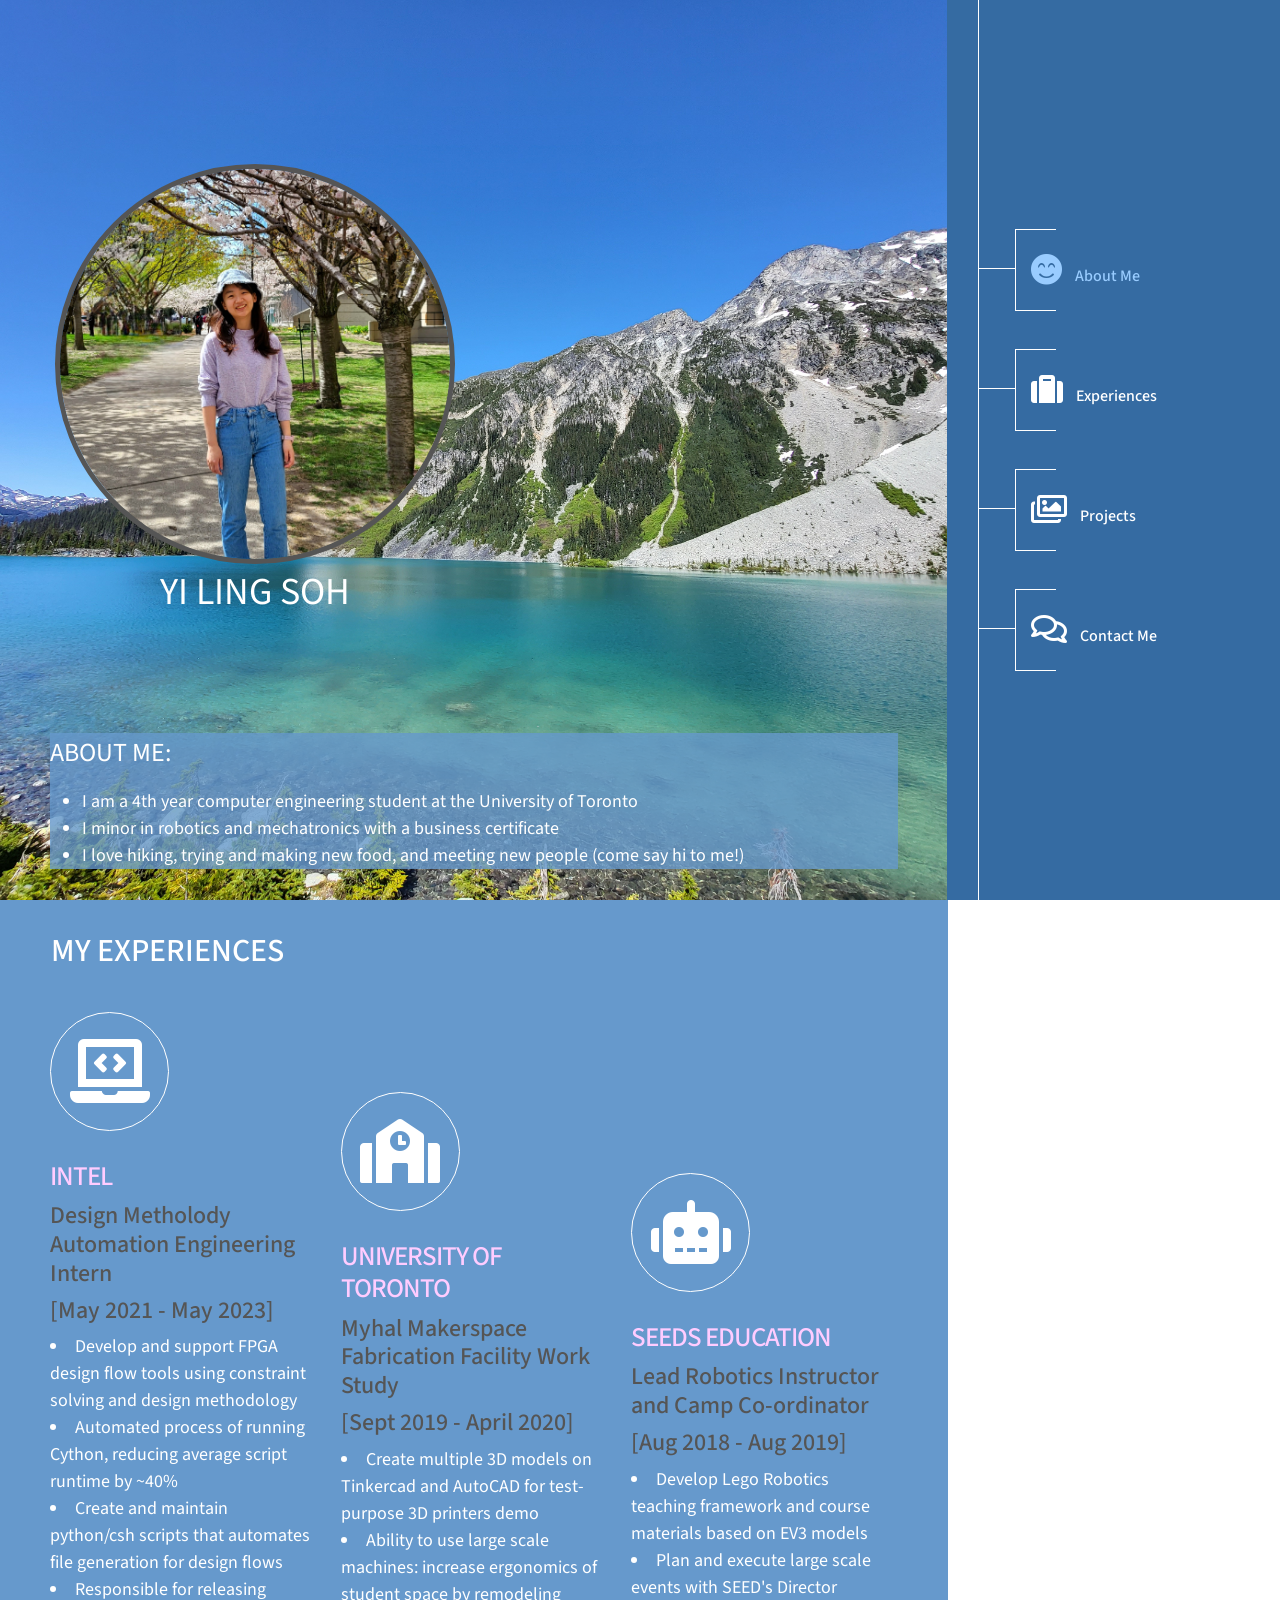
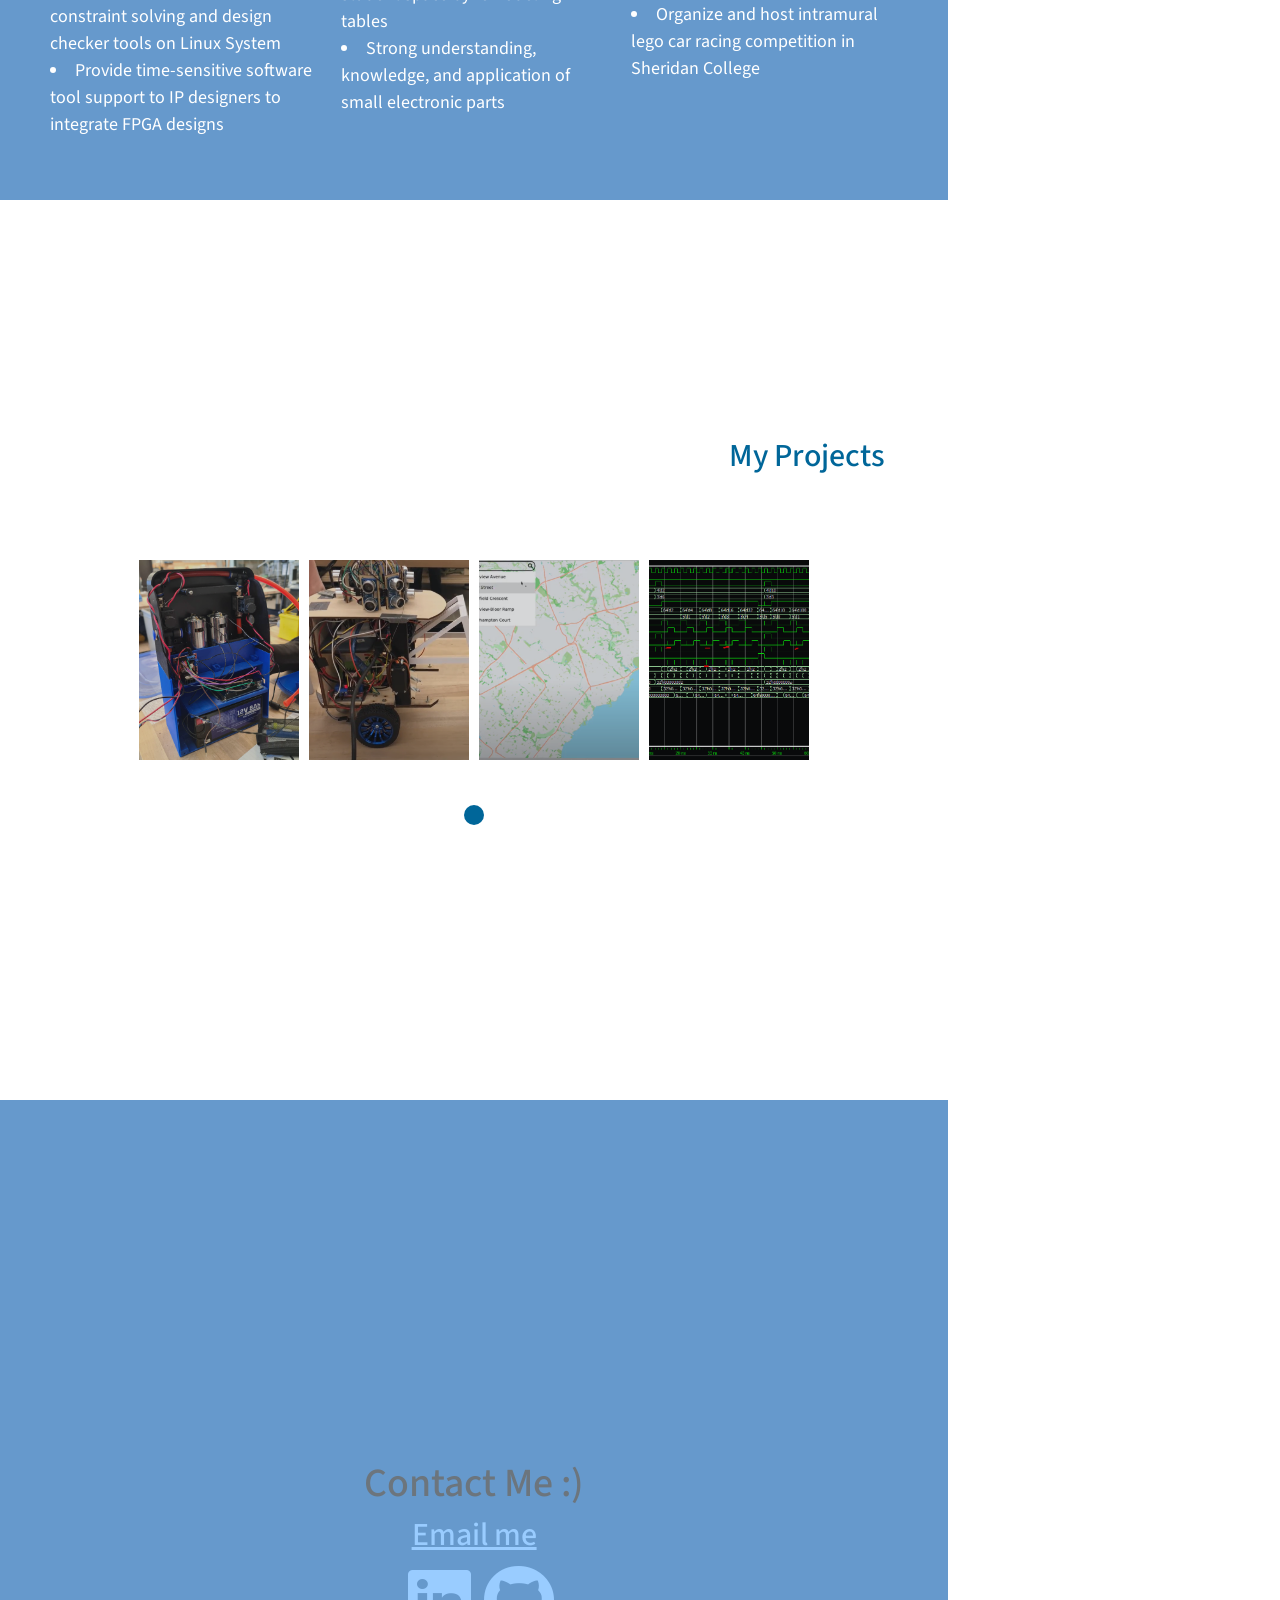
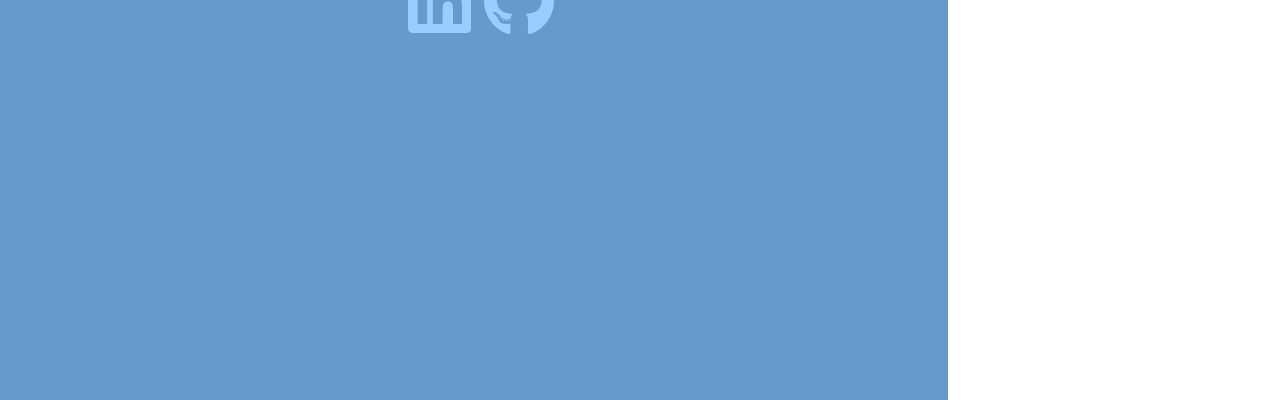
<file: index.html>
<!doctype html>
<html lang="en">
<head>
    <meta charset="utf-8" />
    <title>Simply Amazed HTML Template by Tooplate</title>
    <meta name="viewport" content="width=device-width, initial-scale=1">
    <link rel="preconnect" href="https://fonts.gstatic.com">
    <link href="https://fonts.googleapis.com/css2?family=Source+Sans+Pro:wght@300;400&display=swap" rel="stylesheet">
    <link rel="stylesheet" href="css/bootstrap.min.css" type="text/css" />
    <link rel="stylesheet" href="fontawesome/css/all.min.css" type="text/css" /> 
    <link rel="stylesheet" href="css/slick.css" type="text/css" />   
    <link rel="stylesheet" href="css/tooplate-simply-amazed.css" type="text/css" />
<!--

Tooplate 2123 Simply Amazed

https://www.tooplate.com/view/2123-simply-amazed

-->
</head>

<body>
    <div id="outer">
        <header class="header order-last" id="tm-header">
            <nav class="navbar">
                <div class="collapse navbar-collapse single-page-nav">
                    <ul class="navbar-nav">
                        <li class="nav-item">
                            <a class="nav-link" href="#section-1"><span class="icn"><i class="fas fa-2x fa-smile-beam"></i></span> About Me</a>
                        </li>
                        <li class="nav-item">
                            <a class="nav-link" href="#section-2"><span class="icn"><i class="fas fa-2x fa-solid fa-suitcase"></i></span> Experiences </a>
                        </li>
                        <li class="nav-item">
                            <a class="nav-link" href="#section-3"><span class="icn"><i class="far fa-2x fa-images"></i></span> Projects </a>
                        </li>
                        <li class="nav-item">
                            <a class="nav-link" href="#section-4"><span class="icn"><i class="far fa-2x fa-comments"></i></span> Contact Me</a>
                        </li>
                    </ul>
                </div>
            </nav>
        </header>
        
        <button class="navbar-button collapsed" type="button">
            <span class="menu_icon">
                <span class="icon-bar"></span>
                <span class="icon-bar"></span>
                <span class="icon-bar"></span>
            </span>
        </button>
        
        <main id="content-box" class="order-first">
            <div class="banner-section section parallax-window" data-parallax="scroll" data-image-src="img/section-1-bg.jpg" id="section-1">
                <div class="container">
                    <div class="item">
                        <div class="logo-fa" > <img class="circular--square" src="img/pp.jpg" /> <span id="larger" >Yi Ling Soh</span>
                        </div>
                            <div class="bg-blue-transparent abt-me"><p> <span style="font-size: 26px"> <strong>ABOUT ME:</strong> </span>
                                <ul>
                                    <li>I am a 4th year computer engineering student at the University of Toronto</li>
                                    <li>I minor in robotics and mechatronics with a business certificate</li>
                                    <li>I love hiking, trying and making new food, and meeting new people (come say hi to me!)</li>
                                </ul>
                            </p></div>
                        </div>
                    </div>
                </div>
        
            <section class="work-section section" id="section-2">
                <div class="container">
                    <div class="title">
                        <h2>MY EXPERIENCES</h2>
                    </div>
                    <div class="row">
                        <div class="item col-md-4">
                            <div class="tm-work-item-inner abt-me">
                                <div class="icn "><i class="fas fa-2x fa-sharp fa-laptop-code"></i></div>
                                <h3>intel</h3>
                                <h4>Design Metholody Automation Engineering Intern</h4>
                                <h4>[May 2021 - May 2023]</h4>
                                <p><li>Develop and support FPGA design flow tools using constraint solving and design methodology</li>
                                    <li>Automated process of running Cython, reducing average script runtime by ~40%</li>
                                    <li>Create and maintain python/csh scripts that automates file generation for design flows</li>
                                    <li>Responsible for releasing constraint solving and design checker tools on Linux System</li>
                                    <li>Provide time-sensitive software tool support to IP designers to integrate FPGA designs</li>
                                </p>
                            </div>                        
                        </div>
                        <div class="item col-md-4 one">
                            <div class="tm-work-item-inner abt-me">
                                <div class="icn"><i class="fas fa-2x fa-solid fa-school"></i></div>
                                <h3>University of toronto</h3>
                                <h4>Myhal Makerspace Fabrication Facility Work Study</h4>
                                <h4>[Sept 2019 - April 2020]</h4>
                                <p><li>Create multiple 3D models on Tinkercad and AutoCAD for test-purpose 3D printers demo </li>
                                <li>Ability to use large scale machines: increase ergonomics of student space by remodeling tables</li>
                                <li>Strong understanding, knowledge, and application of small electronic parts</li>
                                </p>
                            </div>
                        </div>
                        <div class="item col-md-4 two">
                            <div class="tm-work-item-inner abt-me">
                                <div class="icn"><i class="fas fa-2x fa-robot"></i></div>
                                <h3>seeds education</h3>
                                <h4>Lead Robotics Instructor and Camp Co-ordinator</h4>
                                <h4>[Aug 2018 - Aug 2019]</h4>
                                <p><li>Develop Lego Robotics teaching framework and course materials based on EV3 models</li>
                                    <li>Plan and execute large scale events with SEED's Director</li>
                                    <li>Organize and host intramural lego car racing competition in Sheridan College</li>
                                </p>
                            </div>
                        </div>
                    </div>
                    
                </div>
            </section>

            <section class="gallery-section section parallax-window" data-parallax="scroll" data-image-src="img/yellowBG.jpg" id="section-3">
                <div class="container">
                    <div class="title text-right">
                        <h2>My Projects</h2>
                    </div>
                    <div class="mx-auto gallery-slider">
                        <figure class="effect-julia item">
                            <img src="img/Capstone.png" alt="Image">
                            <figcaption>
                                <div>
                                    <p>Capstone - Design a NIEV device</p>
                                </div>
                                <a href="https://github.com/Yi-Ling-00/Capstone">Github Link</a>
                            </figcaption>
                        </figure>
                        <figure class="effect-julia item">
                            <img src="img/Robot.png" alt="Image">
                            <figcaption>
                                <div>
                                    <p>MIE 444 - Autonomous Rover</p>
                                </div>
                                <a href="https://github.com/Yi-Ling-00/MIE444">Github Link</a>
                            </figcaption>
                        </figure>
                        <figure class="effect-julia item">
                            <img src="img/Mapperino.png" alt="Image">
                            <figcaption>
                                <div>
                                    <p>ECE297 Map Implementation</p>
                                </div>
                                <a href="https://github.com/Yi-Ling-00/Mapperino">Github Link</a>
                            </figcaption>
                        </figure>
                        <figure class="effect-julia item">
                            <img src="img/ece342.png" alt="Image">
                            <figcaption>
                                <div>
                                    <p>ECE342 Implementing ALU and CPU</p>
                                </div>
                                <a href="https://github.com/Yi-Ling-00/ECE342/tree/main/lab5">Github Link</a>
                            </figcaption>
                        </figure>
                    </div>
                </div>
            </section>

            <section class="contact-section section" id="section-4">
                <h1>Contact Me :)</h1>
                <h2><a href=mailto:“ylsdot88@gmail.com”>Email me</a></h2>
                <div class="icons">
                        <div><a href="https://www.linkedin.com/in/yi-ling-soh-406903174/"> <i class="fab fa-brands fa-linkedin fa-4x fa-fw"></i></a></div>
                        <div><a href="https://github.com/Yi-Ling-00/"> <i class="fab fa-brands fa-github fa-4x"></i></a></div>
                </div>
            </section>
        </main>
    </div>
    <script src="js/jquery-3.3.1.min.js"></script>
    <script src="js/bootstrap.bundle.min.js"></script>
    <script src="js/jquery.singlePageNav.min.js"></script>
    <script src="js/slick.js"></script>
    <script src="js/parallax.min.js"></script>
    <script src="js/templatemo-script.js"></script>
</body>
</html>
</file>
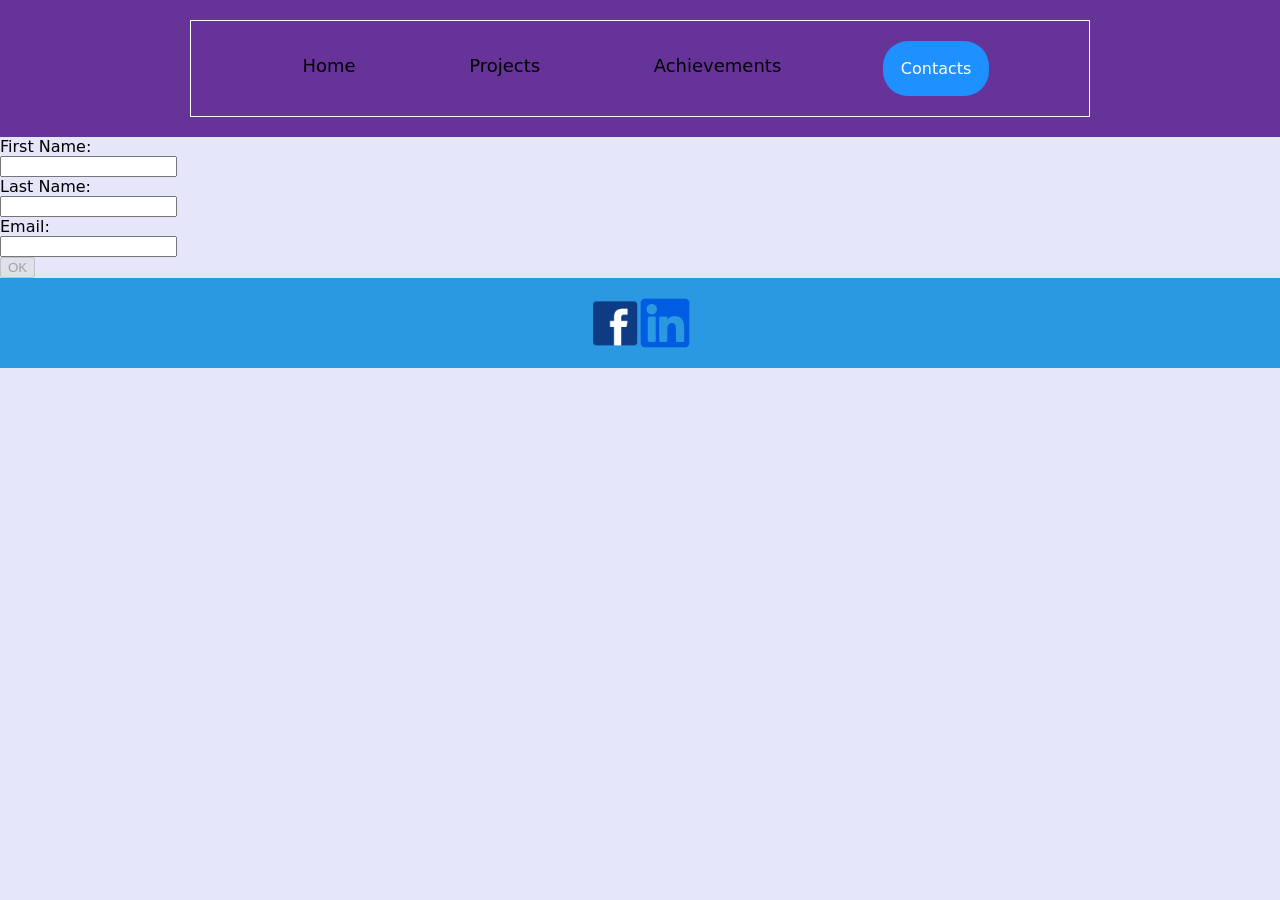
<file: contacts.htm>
﻿<html>

<head>
    <link rel="stylesheet" href="index.css">
</head>

<body>
    <div class="header-container">
        <div class="header">
            <a href="main.htm">Home</a>
            <a href="projects.htm"> Projects</a>
            <a href="achievements.htm"> Achievements</a>
            <span class="active" href="contacts.htm"> Contacts</span>
        </div>
    </div>
    <div class = "signUpForm">
    <form id="signUpForm">
           <p> First Name: </p>  <input type="fname" id="FirstNameField" required> </br>
           <p> Last Name: </p>  <input type="lname" id="LastNameField" required></br>
           <p> Email: </p> <input type="email" id="emailField" required> </br>
            <button id="okButton" disabled>OK</button>
          </form>
        </div>
          <script src= "js.js"></script>
                
</body>
<div class="block-two">
        <a href="https://www.facebook.com/soh.yiling.3">
            <img src="images/f-logo.png"class="logo" >
        </a>
        <a href="https://www.linkedin.com/in/yi-ling-soh-406903174">
            <img src="images/In-logo.png"class="logo">
        </a>
</div>
</html>
</file>
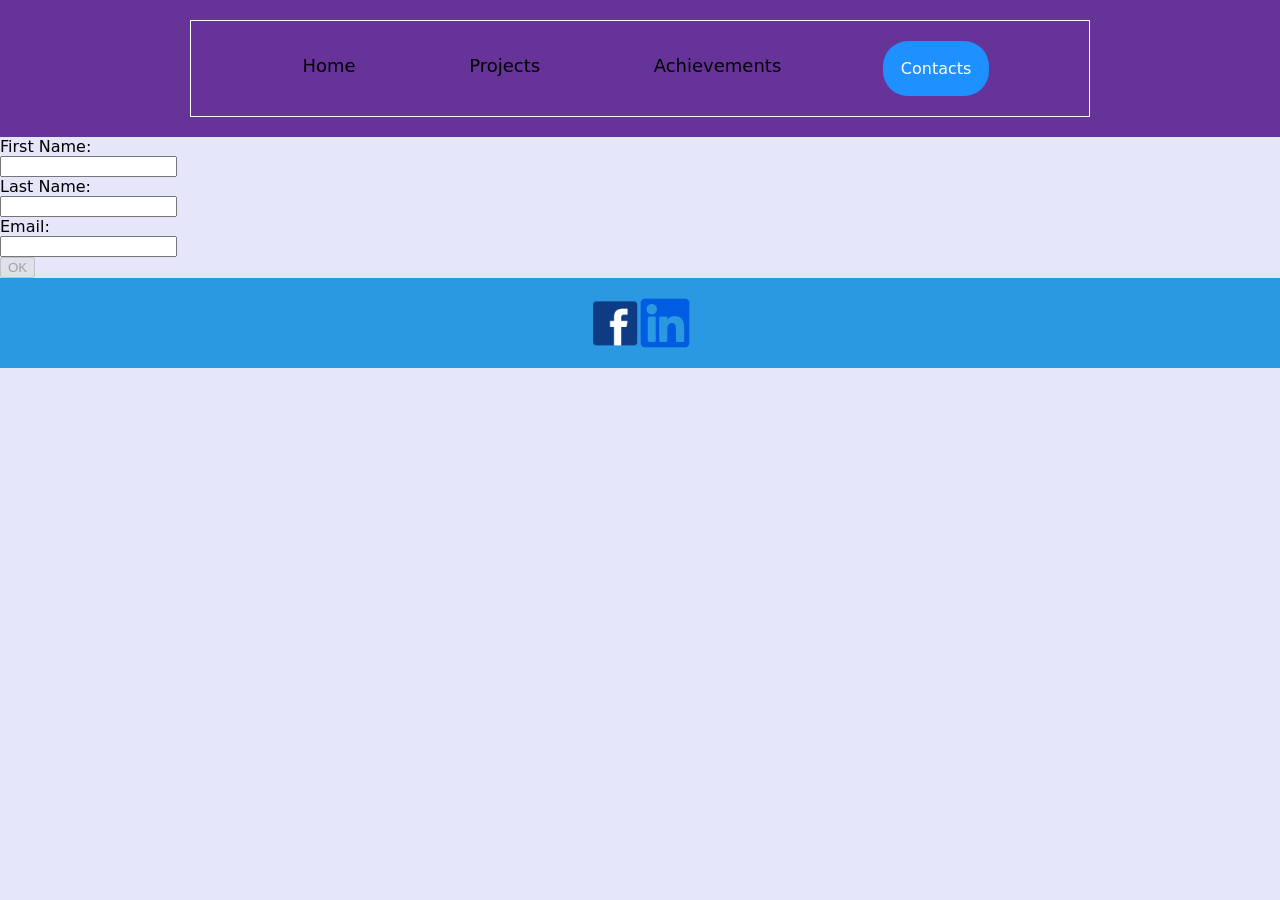
<file: contacts.html>
﻿<html>

<head>
    <link rel="stylesheet" href="styles.css">
</head>

<body>
    <div class="header-container">
        <div class="header">
            <a href="index.html">Home</a>
            <a href="projects.html"> Projects</a>
            <a href="achievements.html"> Achievements</a>
            <span class="active" href="contacts.html"> Contacts</span>
        </div>
    </div>
    <div class = "signUpForm">
    <form id="signUpForm">
           <p> First Name: </p>  <input type="fname" id="FirstNameField" required> </br>
           <p> Last Name: </p>  <input type="lname" id="LastNameField" required></br>
           <p> Email: </p> <input type="email" id="emailField" required> </br>
            <button id="okButton" disabled>OK</button>
          </form>
        </div>
          <script src= "js.js"></script>
                
</body>
<div class="block-two">
        <a href="https://www.facebook.com/soh.yiling.3">
            <img src="images/f-logo.png"class="logo" >
        </a>
        <a href="https://www.linkedin.com/in/yi-ling-soh-406903174">
            <img src="images/In-logo.png"class="logo">
        </a>
</div>
</html>
</file>
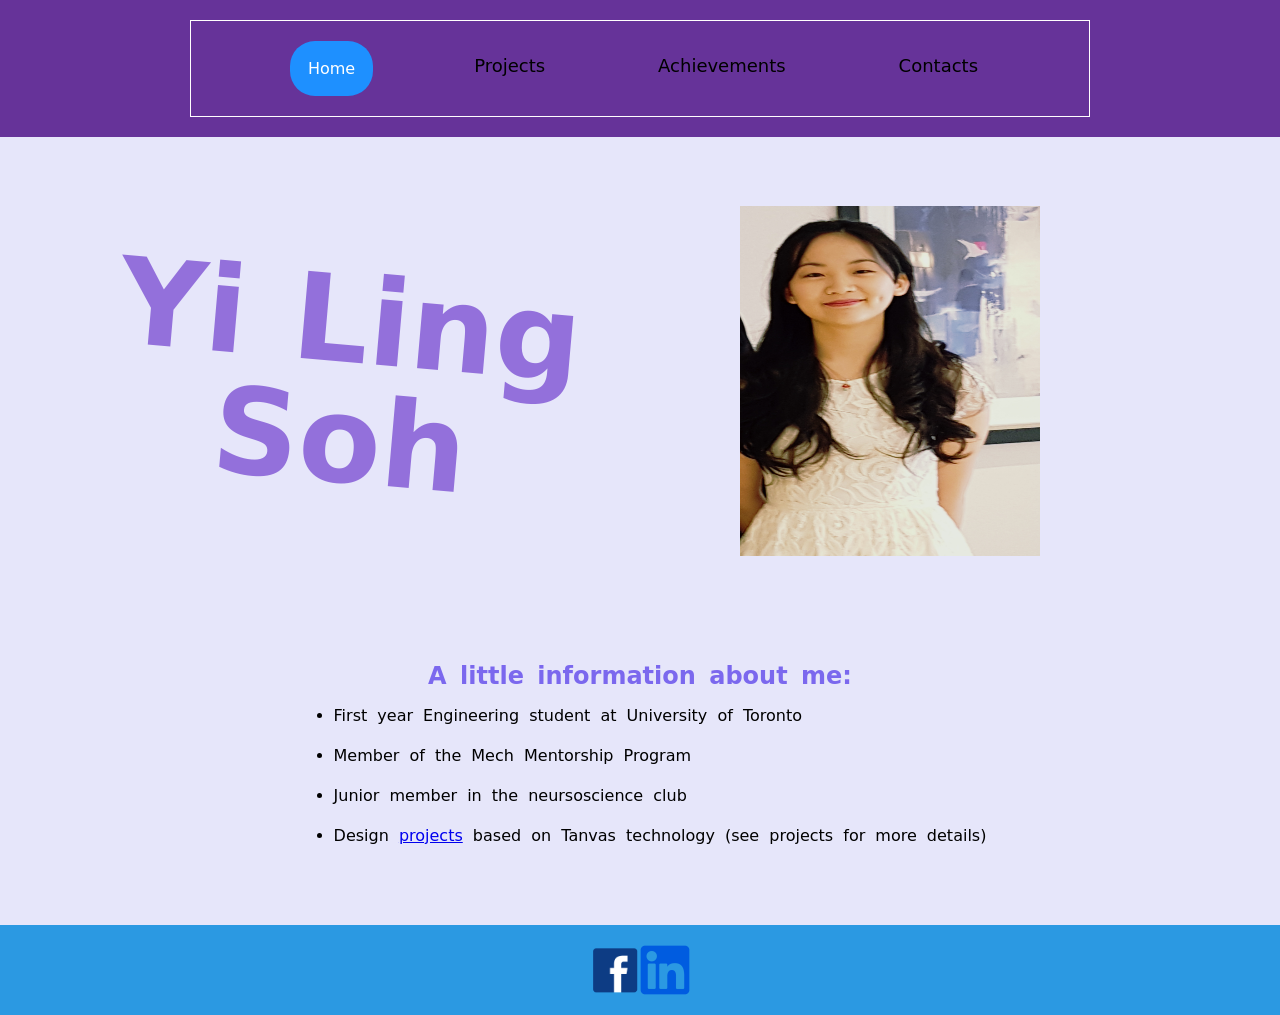
<file: main.htm>
﻿<html>
<head>
    <link rel="stylesheet" href="index.css">
</head>
<body>
    <div class="header-container">
        <div class="header">
            <div class="active" href="main.htm">Home</div>
            <a href="projects.htm"> Projects</a>
            <a href="achievements.htm"> Achievements</a>
            <a href="contacts.htm"> Contacts</a>
        </div>
    </div>
    </br>
    <div class="block-one">
        <div class="name">
            <h1>Yi Ling Soh </h1>
        </div>
        <div class="pic_1">
            <img src="images/pic_1.png" alt="Yi Ling's Pic">
        </div>
    </div>
    <div class="para-1">
        <h2> A little information about me: </h2>
        <ul>
            <li> First year Engineering student at University of Toronto
            <li> Member of the Mech Mentorship Program
            <li> Junior member in the neursoscience club
            <li> Design <a href="projects.htm"> projects</a> based on Tanvas technology (see projects for more
                details)</li>
        </ul>
    </div>
    </br>
    <div class="block-two">
            <a href="https://www.facebook.com/soh.yiling.3">
                <img src="images/f-logo.png"class="logo">
            </a>
            <a href="https://www.linkedin.com/in/yi-ling-soh-406903174">
                <img src="images/In-logo.png"class="logo">
            </a>
    </div>
</body>
</html>
</file>
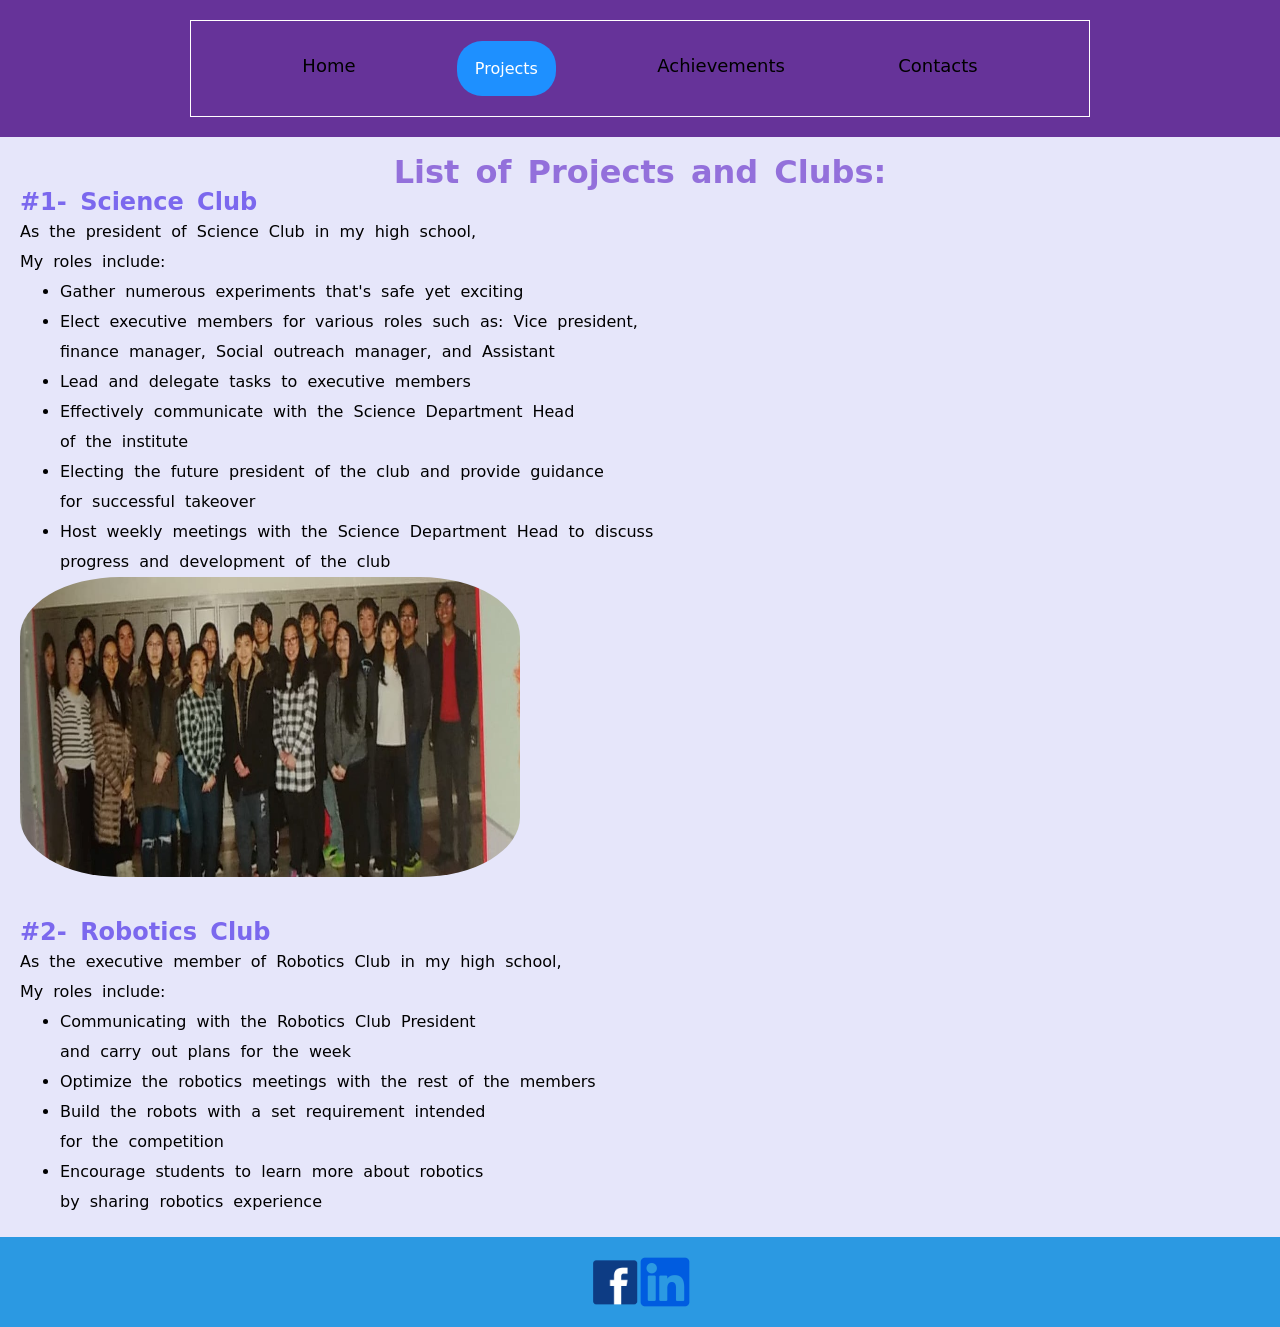
<file: projects.htm>
﻿<html>

<head>
    <link rel="stylesheet" href="index.css">
</head>

<body>
    <div class="header-container">
        <div class="header">
            <a href="main.htm">Home</a>
            <span class="active" href="projects.htm"> Projects</span>
            <a href="achievements.htm"> Achievements</a>
            <a href="contacts.htm"> Contacts</a>
        </div>
    </div>

    <div class="P-A1">
        <div class="P-A2">
            <h1>List of Projects and Clubs: </h1>
            <h2 id="Science Club"> #1- Science Club</h2>
            <p> As the president of Science Club in my high school, <br />
                My roles include: <br />
                <ul>
                    <li> Gather numerous experiments that's safe yet exciting</li>
                    <li> Elect executive members for various roles such as: Vice president,<br /> finance manager,
                        Social
                        outreach manager, and Assistant</li>
                    <li> Lead and delegate tasks to executive members</li> 
                    <li> Effectively communicate with the Science Department Head </li>of the institute
                    <li> Electing the future president of the club and provide guidance <br /> for successful takeover</li>
                    <li> Host weekly meetings with the Science Department Head to discuss <br /> progress and
                        development
                        of the club</li>
                </ul>
            </p>
        </div>
        <div class="group_pic2">
            <img src="images/group_pic2.jpg" alt="Group Picture">
        </div>
    </div>
  
    <div class="P-B1">
            <div class="P-B2">
        <h2 id="Robotics Club"> #2- Robotics Club </h2>
            <p> As the executive member of Robotics Club in my high school, <br />
                My roles include: <br />
        <ul>
            <li> Communicating with the Robotics Club President <br /> and carry out plans for the week</li>
            <li> Optimize the robotics meetings with the rest of the members</li>
            <li> Build the robots with a set requirement intended<br /> for the competition</li>
            <li> Encourage students to learn more about robotics<br /> by sharing robotics experience</li>
        </ul>
    </p>
    </div>
</div>

    <div class="block-two">
        <a href="https://www.facebook.com/soh.yiling.3">
            <img src="images/f-logo.png" class="logo">
        </a>
        <a href="https://www.linkedin.com/in/yi-ling-soh-406903174">
            <img src="images/In-logo.png" class="logo">
        </a>
    </div>
</body>
</html>
</file>
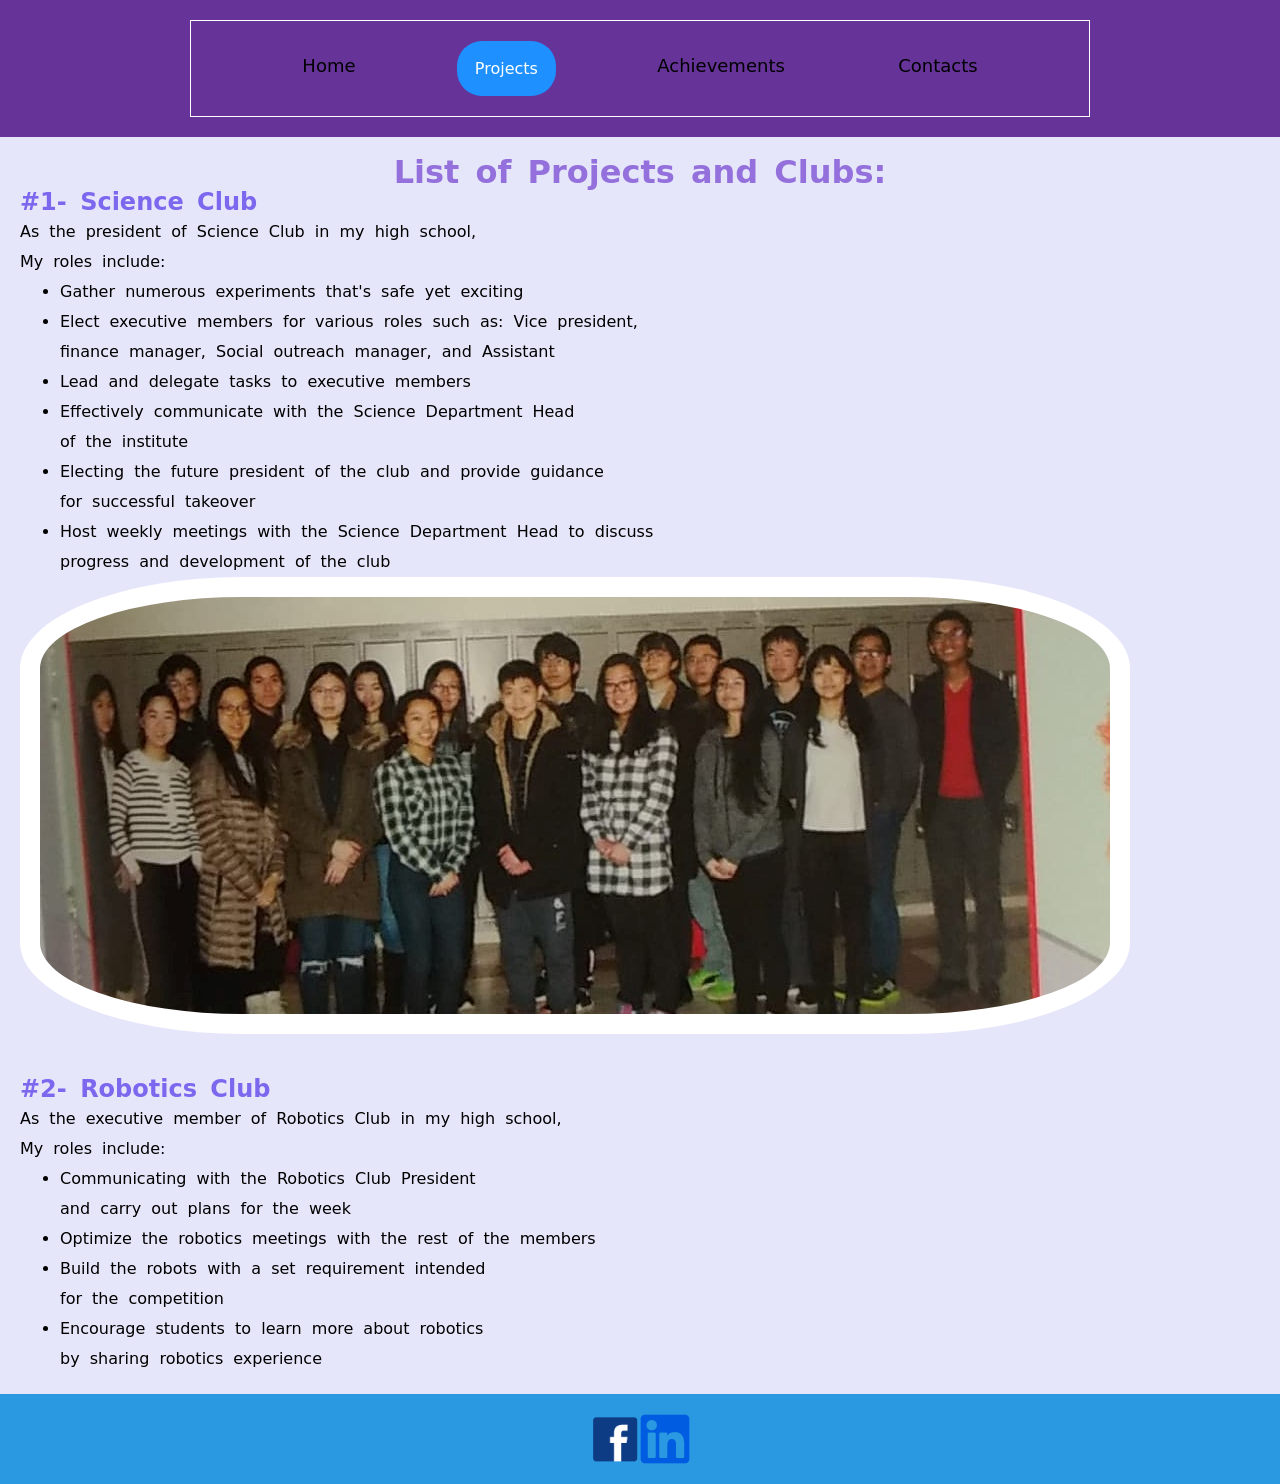
<file: projects.html>
﻿<html>

<head>
    <link rel="stylesheet" href="styles.css">
</head>

<body>
    <div class="header-container">
        <div class="header">
            <a href="index.html">Home</a>
            <span class="active" href="projects.html"> Projects</span>
            <a href="achievements.html"> Achievements</a>
            <a href="contacts.html"> Contacts</a>
        </div>
    </div>

    <div class="P-A1">
        <div class="P-A2">
            <h1>List of Projects and Clubs: </h1>
            <h2 id="Science Club"> #1- Science Club</h2>
            <p> As the president of Science Club in my high school, <br />
                My roles include: <br />
                <ul>
                    <li> Gather numerous experiments that's safe yet exciting</li>
                    <li> Elect executive members for various roles such as: Vice president,<br /> finance manager,
                        Social
                        outreach manager, and Assistant</li>
                    <li> Lead and delegate tasks to executive members</li> 
                    <li> Effectively communicate with the Science Department Head </li>of the institute
                    <li> Electing the future president of the club and provide guidance <br /> for successful takeover</li>
                    <li> Host weekly meetings with the Science Department Head to discuss <br /> progress and
                        development
                        of the club</li>
                </ul>
            </p>
        </div>
        <div class="group_pic2">
            <img src="images/group_pic2.jpg" alt="Group Picture">
        </div>
    </div>
  
    <div class="P-B1">
            <div class="P-B2">
        <h2 id="Robotics Club"> #2- Robotics Club </h2>
            <p> As the executive member of Robotics Club in my high school, <br />
                My roles include: <br />
        <ul>
            <li> Communicating with the Robotics Club President <br /> and carry out plans for the week</li>
            <li> Optimize the robotics meetings with the rest of the members</li>
            <li> Build the robots with a set requirement intended<br /> for the competition</li>
            <li> Encourage students to learn more about robotics<br /> by sharing robotics experience</li>
        </ul>
    </p>
    </div>
</div>

    <div class="block-two">
        <a href="https://www.facebook.com/soh.yiling.3">
            <img src="images/f-logo.png" class="logo">
        </a>
        <a href="https://www.linkedin.com/in/yi-ling-soh-406903174">
            <img src="images/In-logo.png" class="logo">
        </a>
    </div>
</body>
</html>
</file>
<file: css/tooplate-simply-amazed.css>
::after, ::before { line-height: normal; }

/* <<< Reset CSS >>> */
body {
  font-family: 'Source Sans Pro', sans-serif;
  font-size: 18px;
  color: #6c757d;
  line-height: 1.5;
  background-color: #fff;
  -webkit-font-smoothing: antialiased;
  -webkit-text-size-adjust: 100%;
}

ol:after,
ul:after {
  content: "";
  display: block;
  line-height: 0;
  clear: both;
  overflow: hidden;
  height: 0;
}

pre {
  border-left: 10px solid #ccc;
  max-width: 500px;
}

/* <<< Headings >>> */
h1 { font-size: 40px; }
h2 { font-size: 32px; }
h3 { font-size: 28px; }
h4 { font-size: 24px; }
h5 { font-size: 20px; }
h6 { font-size: 16px; }
p, .font-weight-light { font-weight: 300; }

/* <<< WP-Image Hack >>> */
img {
  border: 0;
  height: auto;
  max-width: 100%;
}


/* <<< anchor >>> */
a {
  color: #99ccff;
  -webkit-transition: all 0.3s ease-in-out;
  transition: all 0.3s ease-in-out;
}

a:hover {
  color: green;
  text-decoration: none;
}

a:focus {
  outline: 0;
  color: green;
}

/* <<< btn override >>> */
.btn {
  white-space: normal;
  cursor: pointer;
  font-size: 18px;
  padding: 12px 35px;
  border-radius: 0;
}

/* <<< btn-primary >>> */
.btn-primary {
  color: #fff;
  background-color: #356ba2;
  border-color: transparent;
}

.btn-primary.active, .btn-primary:active, .btn-primary.focus, .btn-primary:focus, .btn-primary.active.focus, .btn-primary.active:focus, .btn-primary.active:hover, .btn-primary:active.focus, .btn-primary:active:focus, .btn-primary:active:hover, .btn-primary:hover {
  color: #fff;
  background-color: #99ccff;
  border-color: transparent;
  -webkit-box-shadow: none;
  box-shadow: none;
}

.btn-primary:not(:disabled):not(.disabled).active, .btn-primary:not(:disabled):not(.disabled):active {
  background-color: #99ccff;
  border-color: transparent;
  -webkit-box-shadow: none;
  box-shadow: none;
}

.btn-primary:not(:disabled):not(.disabled).active:focus, .btn-primary:not(:disabled):not(.disabled):active:focus {
  -webkit-box-shadow: none;
  box-shadow: none;
}

.form-control {
  width: 100%;
  -webkit-appearance: none;
  -moz-appearance: none;
  appearance: none;
  border-radius: 0;
  -webkit-background-clip: padding-box;
  height: 50px;
  background-color: transparent;
  border: 0;
  border-bottom: 1px solid #fff;
  font-size: 18px;
  color: #fff;
  padding-left: 15px;
  padding-right: 15px;
}

.form-control::-webkit-input-placeholder { color: white; }
.form-control:-moz-placeholder { color: white; }
.form-control::-moz-placeholder { color: white; }
.form-control:-ms-input-placeholder { color: white; }

.form-control:focus {
  border-bottom: 1px solid #356ba2;
  outline: 0;
  -webkit-box-shadow: none;
  box-shadow: none;
  background-color: transparent;
  color: #fff;
}

textarea.form-control {
  min-height: 150px;
  padding: 10px 10px 10px 10px;
}

/* <<< Global >>> */
.container { max-width: 1150px; }
.container-2 { max-width: 1250px; }

/* <<< outer >>> */
#outer {
  position: relative;
  width: 100%;
  min-height: 100%;
  display: -webkit-box;
  display: -ms-flexbox;
  display: flex;
  -ms-flex-wrap: wrap;
      flex-wrap: wrap;
}

@media (max-width: 991px) {
  #outer { display: block; }
}

/* <<< Header >>> */
.header {
  position: fixed;
  right: 0;
  width: 26%;
  height: 100%;
  background-color: #356ba2;
  overflow-y: auto;
  z-index: 1;
  display: -webkit-box;
  display: -ms-flexbox;
  display: flex;
  -webkit-box-orient: vertical;
  -webkit-box-direction: normal;
}

@media (max-width: 991px) {
  .header {
    position: fixed;
    right: -100%;
    top: 0;
    bottom: 0;
    width: 300px;
    -webkit-transition: all 0.5s ease-in-out;
    transition: all 0.5s ease-in-out;
    display: -webkit-box;
    display: -ms-flexbox;
    display: flex;
  }
}

@media (max-width: 575px) {
  .header { width: 100%; }
}

.header.open { right: 0; }
.design { color: #fff; }

.design a {
  color: #fff;
  text-decoration: none;
}

.design a:hover { color: #99ccff; }

/* <<< Mobile Menu button >>> */
.navbar-button {
  width: 50px;
  height: 47px;  
  padding: 0;
  margin: 0;
  outline: 0;
  border: 0;
  z-index: 9;
  -webkit-box-shadow: none;
  box-shadow: none;
  position: fixed;
  top: 0px;
  right: 0px;
  background-color: #fff;
  padding: 10px;
  border-radius: 0;
  display: none;
  -webkit-box-shadow: 0px 5px 10px 0px rgba(50, 50, 50, 0.3);
  box-shadow: 0px 5px 10px 0px rgba(50, 50, 50, 0.3);
}

@media (max-width: 991px) {
  .navbar-button {
    display: flex;
    align-items: center;
    justify-content: center;
  }
}

.navbar-button:focus {
  border: 0;
  outline: 0;
  -webkit-box-shadow: 0px 5px 10px 0px rgba(50, 50, 50, 0.3);
  box-shadow: 0px 5px 10px 0px rgba(50, 50, 50, 0.3);
}

.navbar-button .menu_icon {
  margin: 0;
  padding-top: 1px;
  float: left;
  width: 25px;
  height: 22px;
  position: relative;
  cursor: pointer;
}

.navbar-button .menu_icon .icon-bar {
  display: block;
  position: absolute;
  opacity: 1;
  width: 25px;
  height: 3px;
  background-color: #6699cc;
  margin: 0 auto;
  left: 0;
  -webkit-transition: all 0.25s ease-in-out;
  transition: all 0.25s ease-in-out;
}

.navbar-button .menu_icon .icon-bar:nth-child(1) {
  top: 10px;
  -webkit-transform: rotate(145deg);
  /* WebKit */
  /* Mozilla */
  /* Opera */
  /* Internet Explorer */
  transform: rotate(140deg);
  /* CSS3 */
}

.navbar-button .menu_icon .icon-bar:nth-child(2) {
  top: 8px;
  opacity: 0;
  left: -10px;
}

.navbar-button .menu_icon .icon-bar:nth-child(3) {
  top: 10px;
  -webkit-transform: rotate(-145deg);
  /* WebKit */
  /* Mozilla */
  /* Opera */
  /* Internet Explorer */
  transform: rotate(-140deg);
  /* CSS3 */
}

.navbar-button.collapsed .icon-bar {
  -webkit-transform: rotate(0deg);
  /* WebKit */
  /* Mozilla */
  /* Opera */
  /* Internet Explorer */
  transform: rotate(0deg);
  /* CSS3 */
}

.navbar-button.collapsed .icon-bar:nth-child(1) {
  top: 0;
  -webkit-transform: rotate(0deg);
  /* WebKit */
  /* Mozilla */
  /* Opera */
  /* Internet Explorer */
  transform: rotate(0deg);
  /* CSS3 */
}

.navbar-button.collapsed .icon-bar:nth-child(2) {
  top: 10px;
  left: 0;
  opacity: 1;
}

.navbar-button.collapsed .icon-bar:nth-child(3) {
  top: 20px;
  -webkit-transform: rotate(0deg);
  /* WebKit */
  /* Mozilla */
  /* Opera */
  /* Internet Explorer */
  transform: rotate(0deg);
  /* CSS3 */
}

/* <<< Navigation >>> */
.navbar {
  padding: 0;
  margin-bottom: 0;
}

.navbar .navbar-collapse {
  display: flex;
  height: 100% !important;
  padding-left: 61px;
  padding-right: 61px;
}

@media (max-width: 1366px) {
  .navbar .navbar-collapse {
    padding-left: 31px;
    padding-right: 21px;
  }
}

.navbar .navbar-nav { position: relative; }

@media (max-height: 580px) {
  .navbar .navbar-nav { padding-top: 30px; }
}

.navbar .navbar-collapse::before {
  content: '';
  position: absolute;
  width: 1px;
  background-color: #fff;
  height: 100%;
  top: 0;
}

.navbar .navbar-nav > .nav-item {
  font-weight: 500;
  font-size: 18px;
  background-image: url(../img/menu-item-bg.png);
  background-position: left center;
  background-repeat: no-repeat;
  min-height: 82px;
  display: -webkit-box;
  display: -ms-flexbox;
  display: flex;
  -webkit-box-align: center;
      -ms-flex-align: center;
          align-items: center;
  padding-left: 66px;
  margin-bottom: 38px;
}

@media (max-width: 1366px) {
  .navbar .navbar-nav > .nav-item {
    font-size: 16px;
    padding-left: 53px;
  }
}

.navbar .navbar-nav > .nav-item .icn {
  padding-right: 20px;
  display: inline-block;
}

@media (max-width: 1366px) {
  .navbar .navbar-nav > .nav-item .icn { padding-right: 10px; }
}

.navbar .navbar-nav > .nav-item:last-child { margin-bottom: 0; }

.navbar .navbar-nav > .nav-item:hover > a.nav-link,
.navbar .navbar-nav > .nav-item.active > a.nav-link,
.navbar .navbar-nav > .nav-item.current-menu-ancestor > a.dropdown-toggle {
  background-color: transparent;
  outline: 0;
  color: #99ccff;
  transition: all 0.3s ease;
}

.navbar .navbar-nav > .nav-item > a.nav-link {
  color: #fff;
  -webkit-transition: all 0s ease-in-out;
  transition: all 0s ease-in-out;
  padding: 0;
}

.navbar .navbar-nav > .nav-item > a.nav-link.current { color: #99ccff; }

.navbar .navbar-nav > .nav-item > a.nav-link.dropdown-toggle::after {
  content: '';
  vertical-align: middle;
}

@media (max-width: 767px) {
  .navbar .navbar-nav > .nav-item > a.nav-link.dropdown-toggle::after { display: none; }
}

@media (max-width: 767px) {
  .navbar .navbar-nav > .nav-item > a.nav-link {
    padding: 10px;
    color: #fff;
  }
}

.navbar .navbar-nav > .nav-item ul.dropdown-menu {
  padding: 0;
  width: auto;
  border-radius: 0;
  border: 0;
  margin: 0;
}

.navbar .navbar-nav > .nav-item ul.dropdown-menu .nav-item {
  font-size: 16px;
  font-weight: 300;
}

.navbar .navbar-nav > .nav-item ul.dropdown-menu .nav-item > a.dropdown-item {
  border-bottom: 0;
  color: #fff;
  padding: 5px;
}

@media (max-width: 767px) {
  .navbar .navbar-nav > .nav-item ul.dropdown-menu .nav-item > a.dropdown-item {
    padding-left: 20px;
  }
}

.navbar .navbar-nav > .nav-item ul.dropdown-menu .nav-item > a.dropdown-item.dropdown-toggle {
  display: -ms-flexbox;
  display: -webkit-box;
  display: flex;
  -ms-flex-align: center;
  -webkit-box-align: center;
          align-items: center;
}

.navbar .navbar-nav > .nav-item ul.dropdown-menu .nav-item > a.dropdown-item.dropdown-toggle::after {
  height: 2px !important;
  background-color: cyan;
  opacity: 1;
  -webkit-box-flex: 1;
      -ms-flex: 1;
          flex: 1;
  border: 0;
  margin-left: 10px;
  display: block;
}

@media (max-width: 767px) {
  .navbar .navbar-nav > .nav-item ul.dropdown-menu .nav-item > a.dropdown-item.dropdown-toggle::after {
    display: none;
  }
}

.navbar .navbar-nav > .nav-item ul.dropdown-menu .nav-item:hover > a,
.navbar .navbar-nav > .nav-item ul.dropdown-menu .nav-item.active > a,
.navbar .navbar-nav > .nav-item ul.dropdown-menu .nav-item.current-menu-ancestor > a.dropdown-toggle {
  font-weight: 500;
  color: #fff;
  background-color: lightblue;
}

.navbar .navbar-nav > .nav-item ul.dropdown-menu .nav-item:hover > a.dropdown-toggle::after {
  opacity: 1;
}

.navbar .navbar-nav > .nav-item ul.dropdown-menu .nav-item ul.dropdown-menu {
  padding: 0;
}

@media (max-width: 767px) {
  .navbar .navbar-nav .caret::before {
    margin-left: 10px;
    font-size: 26px;
    content: '\f107';
    font-family: "fontawesome";
    vertical-align: middle;
  }
  .navbar .navbar-nav .caret.caret-open::before {
    content: '\f106';
  }
}

@media only screen and (min-width: 768px) {
  /**:: First Dropdown ::**/
  .navbar .navbar-collapse ul li {
    position: relative;
  }
  .navbar .navbar-collapse ul li:hover > ul {
    display: block;
  }
  .navbar .navbar-collapse ul ul {
    position: absolute;
    top: 100%;
    left: 0;
    min-width: 250px;
    display: none;
    background-color: dodgerblue;
  }
  /**:: Second Dropdown ::**/
  .navbar .navbar-collapse ul ul li {
    position: relative;
  }
  .navbar .navbar-collapse ul ul li:hover > ul {
    display: block;
  }
  .navbar .navbar-collapse ul ul ul {
    position: absolute;
    top: 0;
    left: 100%;
    min-width: 250px;
    display: none;
    background-color: aqua;
  }
  /**:: Third Dropdown ::**/
  .navbar .navbar-collapse ul ul ul li {
    position: relative;
  }
  .navbar .navbar-collapse ul ul ul li:hover ul {
    display: block;
  }
  .navbar .navbar-collapse ul ul ul ul {
    position: absolute;
    top: 0;
    left: -100%;
    min-width: 250px;
    display: none;
    z-index: 1;
    background-color: bisque;
  }
  /**:: Fourth Dropdown ::**/
  .navbar .navbar-collapse ul ul ul ul li {
    position: relative;
  }
  .navbar .navbar-collapse ul ul ul ul li:hover ul {
    display: block;
  }
  .navbar .navbar-collapse ul ul ul ul ul {
    position: absolute;
    top: 0;
    left: -100%;
    min-width: 250px;
    display: none;
    z-index: 1;
    background-color: fuchsia;
  }
}

@media (max-width: 991px) {
  .navbar .navbar-nav {
    padding-top: 5px;
    margin-bottom: 0;
  }

  .navbar .navbar-collapse { padding-left: 0; }
  .navbar .navbar-collapse::before { height: 0; }

  .navbar .navbar-nav > .nav-item {
    min-height: 45px;
    margin-bottom: 10px;
    background-size: contain;
  }

  .navbar .navbar-nav > .nav-item { padding-left: 30px; }
  .nav-link .fa-2x { font-size: 1.2em; }  
}

/* <<< content-box >>> */
#content-box {
  overflow: hidden;
  width: calc(74% + 1px);
}

@media (max-width: 991px) {
  #content-box { width: 100%; }
}

.section {
  height: 100vh;
  min-height: 700px;
  display: flex;
  align-items: center;
}

/* <<< Banner side >>> */
.banner-section {
  position: relative;
  text-align: center;
  background-color: #99ccff;
  padding-top: 121px;
  align-items: flex-start;
}

.bg-blue-transparent { background-color: rgb(102 153 204 / 0.8);}

.abt-me {
  text-align: left;
  color: white;
}

.abt-me h4{
  text-align: left;
  color: #555;
}
.circular--square { 
  border-top-left-radius: 50% 50%; 
  border-top-right-radius: 50% 50%; 
  border-bottom-right-radius: 50% 50%; 
  border-bottom-left-radius: 50% 50%; 
  border: 5px solid #555;
}

.banner-section .logo-fa {  
  color: #fff;
  max-width: 400px;
  margin-left: 5px;
  padding-top: 43px;
  padding-bottom: 35px;
  font-size: 32px;
  margin-bottom: 60px;
}

@media (max-width: 991px) {
  .banner-section .logo-fa { margin: 0 auto 30px; }
}

@media (max-width: 767px) {
  .banner-section .logo-fa {
    font-size: 28px;
    padding-top: 20px;
    padding-bottom: 15px;
  }
}

.banner-section .logo-fa span {
  font-size: 38px;
  display: block;
  text-transform: uppercase;
  margin-bottom: 17px;
}

@media (max-width: 767px) {
  .banner-section .logo-fa span {
    font-size: 32px;
    margin-bottom: 10px;
  }
}

.banner-section .simple {
  color: #fff;
  display: inline-block;
  margin: auto;
  margin-left: 97px;
  padding: 33px 68px 34px 68px;
}

@media (max-width: 991px) {
  .banner-section .simple { margin-left: 0; }
}

@media (max-width: 767px) {
  .banner-section .simple { padding: 16px 34px 17px 34px; }
}

.banner-section .simple p {
  margin-bottom: 0;
  font-size: 22px;
}

@media (max-width: 991px) {
  .banner-section .simple p { font-size: 20px; }
}

@media (max-width: 575px) {
  .banner-section .simple p { font-size: 18px; }
}

/* <<< Work Side >>> */
.work-section {
  padding-top: 90px!important;
  padding-bottom: 90px!important;
  min-height: 850px;
  background-color: #6699cc;
}

.work-section .container { max-width: 1242px; }

.tm-work-item-inner {
  max-width: 360px;
  margin-left: auto;
  margin-right: auto;
  margin-bottom: 30px;
}

@media (max-width: 767px) {
  .work-section .item {
    text-align: center;
    margin-bottom: 30px;
  }
}

.work-section .item.one { margin-top: 80px; }

@media (max-width: 767px) {
  .work-section .item.one { margin-top: 0;}
}

.work-section .item.two { margin-top: 161px; }

@media (max-width: 767px) {
  .work-section .item.two { margin-top: 0; }
}

.work-section .item .icn {
  width: 119px;
  height: 119px;
  display: block;
  border: 1px solid #fff;
  border-radius: 100%;
  color: #fff;
  font-size: 32px;
  display: -webkit-box;
  display: -ms-flexbox;
  display: flex;
  -webkit-box-pack: center;
      -ms-flex-pack: center;
          justify-content: center;
  -webkit-box-align: center;
      -ms-flex-align: center;
          align-items: center;
  text-transform: uppercase;
  margin-bottom: 30px;
}

@media (max-width: 767px) {
  .work-section .item .icn { margin: 0 auto 20px; }
}

.work-section .item h3 {
  color: #ffccff;
  text-transform: uppercase;
  font-size: 27px;
  letter-spacing: -1px;
  margin-bottom: 9px;
}

.work-section .item p {
  color: #fff;
  line-height: 31px;
  margin-bottom: 0;
}

.work-section .title {
  margin-left: 1px;
  padding-bottom: 30px;
  /*border-bottom: 1px solid #fff;*/
}

.work-section .title h2 {
  color: #fff;
  font-size: 32px;
  margin-bottom: 12px;
}

/* <<< Gallery section >>> */
.gallery-slider figure {
	position: relative;
	float: left;
  overflow: hidden;
  margin: 0;
  max-width: 200px;
	height: auto;
	background: #3085a3;
	text-align: center;
	cursor: pointer;
}

.gallery-slider figure img {
	position: relative;
	display: block;
	min-height: 100%;
	max-width: 100%;
	opacity: 0.8;
}

.gallery-slider figure figcaption {
	padding: 1em;
	color: #fff;
	text-transform: uppercase;
	font-size: 1.25em;
	-webkit-backface-visibility: hidden;
	backface-visibility: hidden;
}

.gallery-slider figure figcaption::before,
.gallery-slider figure figcaption::after {
	pointer-events: none;
}

.gallery-slider figure figcaption,
.gallery-slider figure figcaption > a {
	position: absolute;
	top: 0;
	left: 0;
	width: 100%;
	height: 100%;
}

/* Anchor will cover the whole item by default */
/* For some effects it will show as a button */
.gallery-slider figure figcaption > a {
	z-index: 1000;
	text-indent: 200%;
	white-space: nowrap;
	font-size: 0;
	opacity: 0;
}

.gallery-slider figure h2 {
	word-spacing: -0.15em;
  font-weight: 300;
  font-size: 28px;
}

.gallery-slider figure h2 span {
	font-weight: 800;
}

.gallery-slider figure h2,
.gallery-slider figure p {
	margin: 0;
}

.gallery-slider figure p {
	letter-spacing: 1px;
	font-size: 68.5%;
}

.gallery-section {
  background-color: #99ccff;
}

.gallery-section .title {
  padding-right: 13px;
  margin-bottom: 80px;
}

/*---------------*/
/***** Julia *****/
/*---------------*/

figure.effect-julia {
	background: #2f3238;
}

figure.effect-julia img {
  width:  200px;
  height: 200px;
  object-fit: cover;
	-webkit-transition: opacity 1s, -webkit-transform 1s;
	transition: opacity 1s, transform 1s;
	-webkit-backface-visibility: hidden;
	backface-visibility: hidden;
}

figure.effect-julia figcaption {
	display: flex;
  align-items: center;
}

figure.effect-julia h2 {
	position: relative;
	padding: 0.5em 0;
}

figure.effect-julia p {
	display: inline-block;
	margin: 0 0 0.25em;
	padding: 0.4em 1em;
	background: rgba(255,255,255,0.9);
	color: #2f3238;
	text-transform: none;
	font-weight: 500;
	font-size: 75%;
	-webkit-transition: opacity 0.35s, -webkit-transform 0.35s;
	transition: opacity 0.35s, transform 0.35s;
	-webkit-transform: translate3d(-360px,0,0);
	transform: translate3d(-360px,0,0);
}

figure.effect-julia p:first-child {
	-webkit-transition-delay: 0.15s;
	transition-delay: 0.15s;
}

figure.effect-julia p:nth-of-type(2) {
	-webkit-transition-delay: 0.1s;
	transition-delay: 0.1s;
}

figure.effect-julia p:nth-of-type(3) {
	-webkit-transition-delay: 0.05s;
	transition-delay: 0.05s;
}

figure.effect-julia:hover p:first-child {
	-webkit-transition-delay: 0s;
	transition-delay: 0s;
}

figure.effect-julia:hover p:nth-of-type(2) {
	-webkit-transition-delay: 0.05s;
	transition-delay: 0.05s;
}

figure.effect-julia:hover p:nth-of-type(3) {
	-webkit-transition-delay: 0.1s;
	transition-delay: 0.1s;
}

figure.effect-julia:hover img {
	opacity: 0.4;
	-webkit-transform: scale3d(1.1,1.1,1);
	transform: scale3d(1.1,1.1,1);
}

figure.effect-julia:hover p {
	opacity: 1;
	-webkit-transform: translate3d(0,0,0);
	transform: translate3d(0,0,0);
}

@media (max-width: 767px) {
  .gallery-section .title { margin-bottom: 40px; }
}

.gallery-section .title h2 { color: #006699; }
.gallery-section .slick-list { margin-bottom: 40px; }

.gallery-section .item {
  text-align: center;
  margin: 5px;
}

.gallery-section .slick-dots {
  position: unset;
  bottom: 0;
}

.gallery-section .slick-dots li {
  background-color: #6699cc;
  width: 20px;
  height: 20px;
  border-radius: 100%;
  margin: 0 10px;
  transition: all 0.3s ease;
}

.gallery-section .slick-dots li.slick-active,
.gallery-section .slick-dots li:hover {
  background-color: #006699;
}

.gallery-section .slick-dots li button { display: none; }

.contact-section {
  background-color: #6699cc;
  justify-content: center;
  flex-direction: column;
}


.map-outer{
  position:relative;
  height:400px;
  width:100%;
}

.gmap-canvas {
  overflow:hidden;
  background:none!important;
  height:400px;
  width:100%;
}

/* <<< footer >>> */
.footer {
  position: relative;
  background-color: #6699cc;
  color: #fff;
  padding-top: 15px;
  padding-bottom: 15px;
  position: static;
  margin-top: 30px;
  /* <<< Dummy Side >>> */
}


.container {
  padding-left: 50px;
  padding-right: 50px;
}
.container-2 { max-width: 1250px; }

@media (max-width: 1800px) {
  .footer { left: 15px; }
  .container-2 { max-width: 1150px; }
}

@media (max-width: 1733px) {
  .footer {
    left: 0;
    padding-top: 30px;
  }
}

.parallax-window { background: transparent; }

@media (max-width: 991px) {
  .section {
    height: auto;
    min-height: 100vh;
    display: flex;
    align-items: center;
    padding-top: 60px;
    padding-bottom: 60px;
  }

  .banner-section { padding-top: 0; }
  .contact-section { padding-bottom: 0; }
}

@media (max-width: 620px) {
  .contact-form, .contact-details { width: 100%; }

  .contact-details { margin-bottom: 50px!important; }
}

.icons{
  background-color: #6699cc;
  display: flex;
  flex-wrap: wrap;
  flex-direction: row;
  align-items: flex-end;
  justify-content: space-between;
}
</file>
<file: index.css>
﻿* {
    margin: 0;
    box-sizing: border-box;
    
  }    
    body{
    background-color: Lavender; 
    font-family:sans,Courier,NewHeader;
    }
    h1 {
     font-size: 70x;
    color: MediumPurple;     
    text-align: center
   
    }
    h2{
    color:MediumSlateBlue;
     /* text-align: center */
    }
    .pic_1 img{
    display: flex;
    margin-left: auto;
    background: white;
    width: 300px;
    height: 350px;
    margin: 0 100px;
    }
	
.robotics img{
    width: 500px;
    height: 300px;
    background: white;
}
.skills video{
    width: 350px;
    height: 250px;
}
    .header{
    display: flex;
    overflow: hidden;
    padding: 20px 10px;
    justify-content:space-evenly;
    border: 1px solid rgb(255, 255, 255);  /* For debugging */
    width: 900px;
    }
    .header a{
    color: black;
    text-align: center;
    padding: 12px;
    text-decoration: none;
    font-size: 18px;
    line-height: 25px;
    border-radius:4px;
    }
.header .active{
background-color: dodgerblue;
color: white;
border-radius: 25px;
padding: 18px 18px;
}  
.header-container{
display: flex;
justify-content:space-evenly;
background-color: rebeccapurple;
padding: 20px 0;
flex-wrap: wrap;
  }
.block-one{
    padding: 50px ;
    display: flex;
    align-items: center;
    word-spacing: 5px;
    line-height: 40px;
    flex-wrap: wrap;
}
.block-two{
    padding: 20px ;
    display: flex;
    justify-content:center;
    background-color: rgb(43, 153, 226);
    flex-wrap: wrap;
}
.para-1{
    padding: 50px ;
    display: flex;
    word-spacing: 5px;
    line-height: 40px;
    flex-direction: column;
    align-items: center;
}

.name {
    width:50%;
    transform:rotate(5deg);
    border-color: aquamarine; 
    font-size: 60px;
    line-height: 120px;

}
.logo{height:50px;
     width:50px 
    } 
.signUpForm {
    display:flex;
    flex-direction: column;
}

.A-P1 {
    display: flex;
    padding: 20px ;
    flex-wrap: wrap;
}
.A-P2{
    display: flex;
    flex-direction: column;
    padding: 20px ;
    flex-wrap: wrap;
}
.P-A1{
    display: flex;
    flex-direction: column;
    padding: 20px ;
    flex-wrap: wrap;
    
}
.P-A2{
word-spacing: 5px;
line-height: 30px;
}
.P-B1{
    display: flex;
    word-spacing: 5px;
    line-height: 30px;
    flex-wrap: wrap;
    padding: 20px ;
}
.group_pic2 img{
    display: flex;
    align-content: center;
    width: 500px;
    height: 300px;
    border-radius: 20%;
    background: white;
    }
    .B-P2{
        word-spacing: 5px;
        line-height: 40px;
    }
</file>
<file: styles.css>
﻿* {
    margin: 0;
    box-sizing: border-box;
    
  }    
    body{
    background-color: Lavender; 
    font-family:sans,Courier,NewHeader;
    }
    h1 {
     font-size: 70x;
    color: MediumPurple;     
    text-align: center
   
    }
    h2{
    color:MediumSlateBlue;
     /* text-align: center */
    }
    .pic_1 img{
    display: flex;
    margin-left: auto;
    background: white;
    width: 250px;
    height: 350px;
    margin: 0 100px;
    }
	
.robotics img{
    width: 500px;
    height: 300px;
    background: white;
}
.skills video{
    width: 350px;
    height: 250px;
}
    .header{
    display: flex;
    overflow: hidden;
    padding: 20px 10px;
    justify-content:space-evenly;
    border: 1px solid rgb(255, 255, 255);  /* For debugging */
    width: 900px;
    }
    .header a{
    color: black;
    text-align: center;
    padding: 12px;
    text-decoration: none;
    font-size: 18px;
    line-height: 25px;
    border-radius:4px;
    }
.header .active{
background-color: dodgerblue;
color: white;
border-radius: 25px;
padding: 18px 18px;
}  
.header-container{
display: flex;
justify-content:space-evenly;
background-color: rebeccapurple;
padding: 20px 0;
flex-wrap: wrap;
  }
.block-one{
    padding: 50px ;
    display: flex;
    align-items: center;
    word-spacing: 5px;
    line-height: 40px;
    flex-wrap: wrap;
}
.block-two{
    padding: 20px ;
    display: flex;
    justify-content:center;
    background-color: rgb(43, 153, 226);
    flex-wrap: wrap;
}
.para-1{
    padding: 50px ;
    display: flex;
    word-spacing: 5px;
    line-height: 40px;
    flex-direction: column;
    align-items: center;
}

.name {
    width:50%;
    transform:rotate(5deg);
    border-color: aquamarine; 
    font-size: 60px;
    line-height: 120px;

}
.logo{height:50px;
     width:50px 
    } 
.signUpForm {
    display:flex;
    flex-direction: column;
}

.A-P1 {
    display: flex;
    padding: 20px ;
    flex-wrap: wrap;
}
.A-P2{
    display: flex;
    flex-direction: column;
    padding: 20px ;
    flex-wrap: wrap;
}
.P-A1{
    display: flex;
    flex-direction: column;
    padding: 20px ;
    flex-wrap: wrap;
    
}
.P-A2{
word-spacing: 5px;
line-height: 30px;
}
.P-B1{
    display: flex;
    word-spacing: 5px;
    line-height: 30px;
    flex-wrap: wrap;
    padding: 20px ;
}
.group_pic2 img{
 display: flex;
    align-content: center;
    flex-flow: row nowrap;
    /* width: 650px;
    height: 500px; */
    border-radius: 20%;
    background: white;
   padding: 20px ;
    }
    .B-P2{
        word-spacing: 5px;
        line-height: 40px;
    }
</file>
